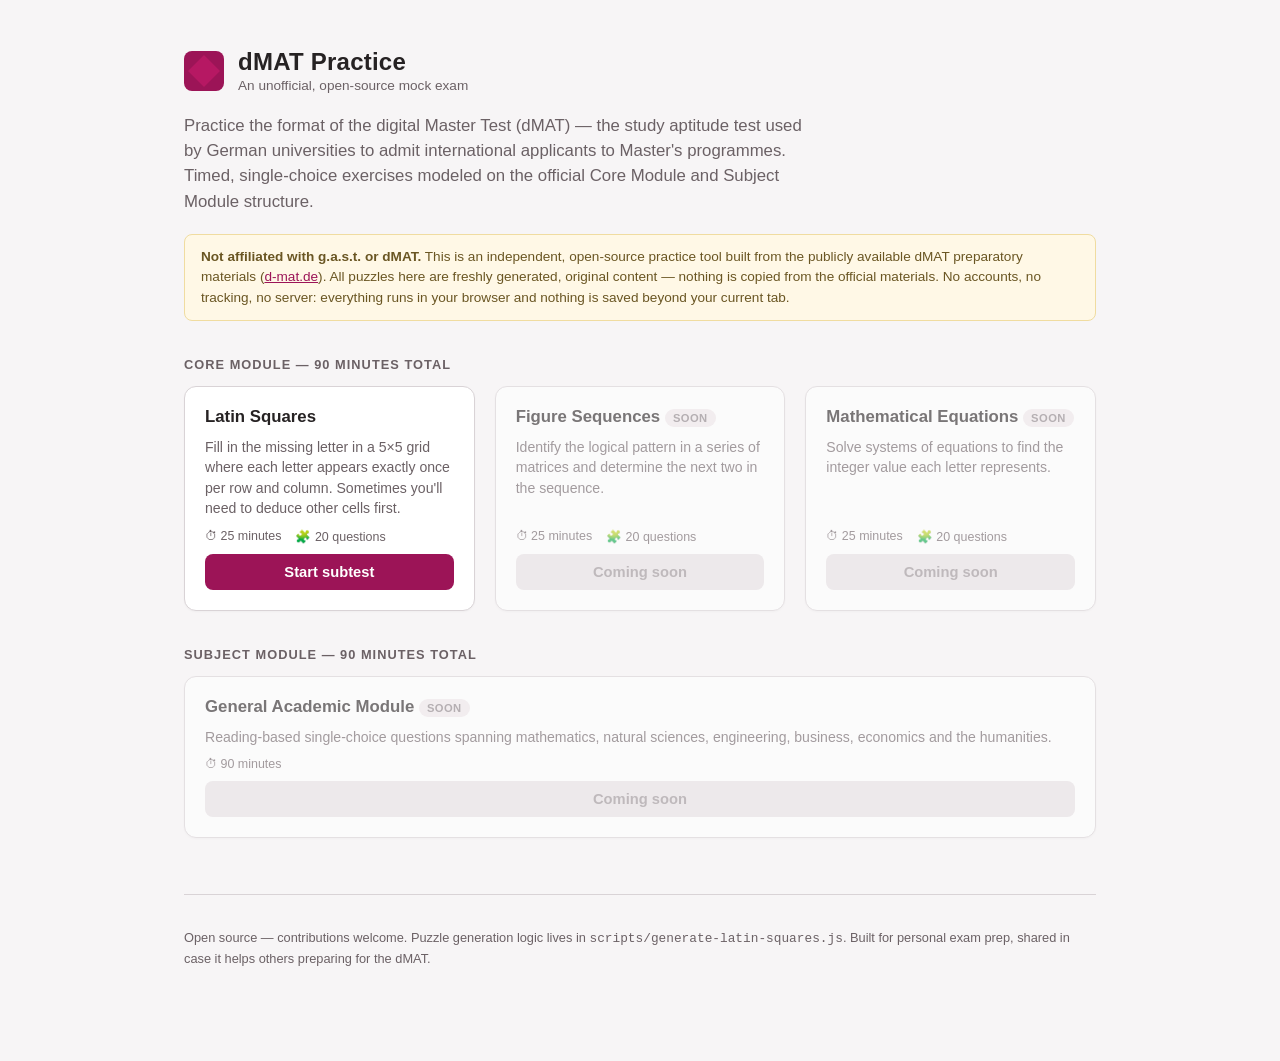
<file: index.html>
<!DOCTYPE html>
<html lang="en">
<head>
<meta charset="UTF-8" />
<meta name="viewport" content="width=device-width, initial-scale=1.0" />
<title>dMAT Practice — Unofficial Mock Exam</title>
<link rel="stylesheet" href="css/style.css" />
</head>
<body>
<div class="landing">

  <div class="landing-header">
    <svg class="landing-logo" viewBox="0 0 40 40" aria-hidden="true">
      <rect width="40" height="40" rx="8" fill="#9c1457"></rect>
      <path d="M20 4 L36 20 L20 36 L4 20 Z" fill="#c81b6b" opacity="0.6"></path>
    </svg>
    <div>
      <h1>dMAT Practice</h1>
      <span class="brand-sub">An unofficial, open-source mock exam</span>
    </div>
  </div>

  <p class="landing-tagline">
    Practice the format of the digital Master Test (dMAT) — the study aptitude test used by
    German universities to admit international applicants to Master's programmes. Timed,
    single-choice exercises modeled on the official Core Module and Subject Module structure.
  </p>

  <div class="disclaimer">
    <strong>Not affiliated with g.a.s.t. or dMAT.</strong> This is an independent, open-source
    practice tool built from the publicly available dMAT preparatory materials
    (<a href="https://www.d-mat.de/en/" target="_blank" rel="noopener">d-mat.de</a>). All puzzles
    here are freshly generated, original content — nothing is copied from the official materials.
    No accounts, no tracking, no server: everything runs in your browser and nothing is saved
    beyond your current tab.
  </div>

  <div class="module-section-title">Core Module — 90 minutes total</div>
  <div class="module-grid">

    <div class="module-card">
      <h3>Latin Squares</h3>
      <p>
        Fill in the missing letter in a 5×5 grid where each letter appears exactly once per row
        and column. Sometimes you'll need to deduce other cells first.
      </p>
      <div class="module-meta">
        <span>⏱ 25 minutes</span>
        <span>🧩 20 questions</span>
      </div>
      <a class="btn btn-primary" href="latin-squares.html">Start subtest</a>
    </div>

    <div class="module-card disabled">
      <h3>Figure Sequences <span class="badge-soon">Soon</span></h3>
      <p>
        Identify the logical pattern in a series of matrices and determine the next two in the
        sequence.
      </p>
      <div class="module-meta">
        <span>⏱ 25 minutes</span>
        <span>🧩 20 questions</span>
      </div>
      <span class="btn btn-disabled">Coming soon</span>
    </div>

    <div class="module-card disabled">
      <h3>Mathematical Equations <span class="badge-soon">Soon</span></h3>
      <p>
        Solve systems of equations to find the integer value each letter represents.
      </p>
      <div class="module-meta">
        <span>⏱ 25 minutes</span>
        <span>🧩 20 questions</span>
      </div>
      <span class="btn btn-disabled">Coming soon</span>
    </div>

  </div>

  <div class="module-section-title">Subject Module — 90 minutes total</div>
  <div class="module-grid">
    <div class="module-card disabled">
      <h3>General Academic Module <span class="badge-soon">Soon</span></h3>
      <p>
        Reading-based single-choice questions spanning mathematics, natural sciences,
        engineering, business, economics and the humanities.
      </p>
      <div class="module-meta">
        <span>⏱ 90 minutes</span>
      </div>
      <span class="btn btn-disabled">Coming soon</span>
    </div>
  </div>

  <footer class="site-footer">
    <p>
      Open source — contributions welcome. Puzzle generation logic lives in
      <code>scripts/generate-latin-squares.js</code>. Built for personal exam prep, shared in
      case it helps others preparing for the dMAT.
    </p>
  </footer>

</div>
</body>
</html>
</file>
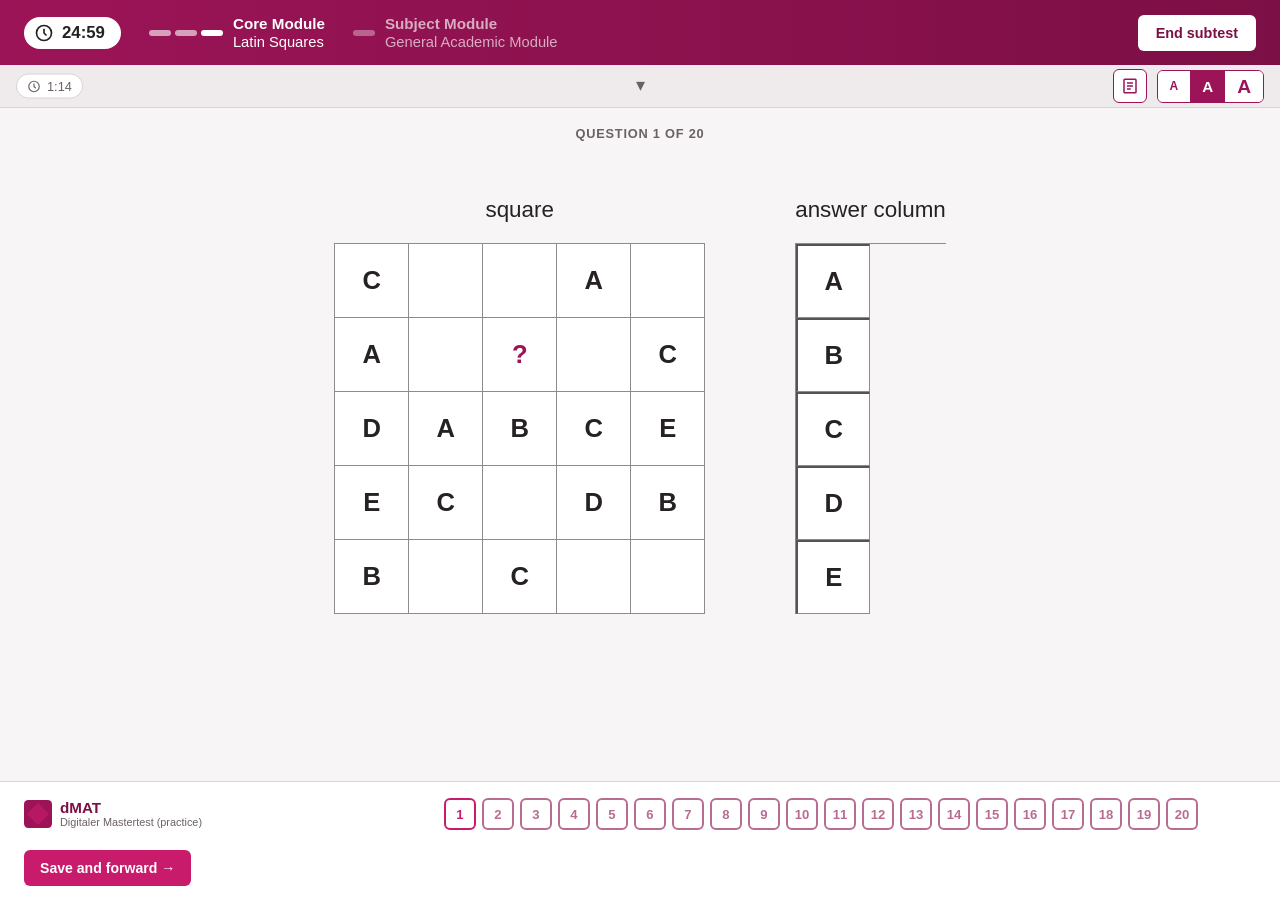
<file: latin-squares.html>
<!DOCTYPE html>
<html lang="en">
<head>
<meta charset="UTF-8" />
<meta name="viewport" content="width=device-width, initial-scale=1.0" />
<title>Latin Squares — dMAT Practice</title>
<link rel="stylesheet" href="css/style.css" />
</head>
<body>
<div class="exam-shell">

  <header class="exam-topbar">
    <div class="timer-box" id="timerBox">
      <svg viewBox="0 0 24 24" fill="none" stroke="currentColor" stroke-width="2">
        <circle cx="12" cy="12" r="9"></circle>
        <path d="M12 7v5l3 3"></path>
      </svg>
      <span id="timerDisplay">25:00</span>
    </div>

    <div class="module-progress">
      <div class="segment-dashes">
        <span class="dash done"></span>
        <span class="dash done"></span>
        <span class="dash active"></span>
      </div>
      <div class="module-label">
        <strong>Core Module</strong>
        <div>Latin Squares</div>
      </div>
    </div>

    <div class="module-progress">
      <div class="segment-dashes">
        <span class="dash"></span>
      </div>
      <div class="module-label muted">
        <strong>Subject Module</strong>
        <div>General Academic Module</div>
      </div>
    </div>

    <button class="end-subtest-btn" id="endSubtestBtn">End subtest</button>
  </header>

  <div class="exam-toolbar">
    <div class="toolbar-left">
      <div class="question-timer" id="questionTimer" title="Practice aid: tracks time spent on this question only. Doesn't affect your score or the main timer.">
        <svg viewBox="0 0 24 24" fill="none" stroke="currentColor" stroke-width="2">
          <circle cx="12" cy="12" r="9"></circle>
          <path d="M12 7v5l3 3"></path>
        </svg>
        <span id="questionTimerDisplay">1:15</span>
      </div>
    </div>
    <button class="chevron-btn" id="toggleInstructions" aria-expanded="false" aria-controls="instructionsPanel" title="Show instructions">▾</button>
    <div class="toolbar-right">
      <button class="icon-btn" id="instructionsIconBtn" title="Instructions" aria-label="Instructions">
        <svg width="18" height="18" viewBox="0 0 24 24" fill="none" stroke="currentColor" stroke-width="2">
          <rect x="4" y="3" width="16" height="18" rx="1"></rect>
          <path d="M8 8h8M8 12h8M8 16h5"></path>
        </svg>
      </button>
      <div class="font-size-group" role="group" aria-label="Text size">
        <button data-size="small" aria-label="Small text">A</button>
        <button data-size="medium" class="active" aria-label="Medium text">A</button>
        <button data-size="large" aria-label="Large text">A</button>
      </div>
    </div>
  </div>

  <div class="instructions-panel hidden" id="instructionsPanel">
    <strong>Reminder:</strong> Each letter can only appear once in each row and column of the 5×5 grid.
    Only the letters shown in the answer column can appear in the grid. Determine which letter belongs
    in the box marked with a red <strong>?</strong>. You may need to work out other fields in your head first.
    Click a letter in the answer column to select it. You have 25 minutes for 20 tasks — if you're unsure,
    make your best guess. Notes are not permitted in the real exam.
  </div>

  <div class="question-indicator" id="questionIndicator">Question 1 of 20</div>

  <main class="question-area">
    <div class="panel">
      <h2>square</h2>
      <div class="latin-grid" id="latinGrid" role="grid" aria-label="Latin square puzzle"></div>
    </div>
    <div class="panel answer-panel">
      <h2>answer column</h2>
      <div class="answer-column" id="answerColumn" role="listbox" aria-label="Answer options"></div>
    </div>
  </main>

  <footer class="exam-footer">
    <div class="footer-brand">
      <svg width="28" height="28" viewBox="0 0 40 40" aria-hidden="true">
        <rect width="40" height="40" rx="6" fill="#9c1457"></rect>
        <path d="M20 4 L36 20 L20 36 L4 20 Z" fill="#c81b6b" opacity="0.6"></path>
      </svg>
      <div class="brand-text">dMAT<small>Digitaler Mastertest (practice)</small></div>
    </div>

    <button class="nav-btn gray" id="saveBackBtn">← Save and back</button>

    <div class="question-pills" id="questionPills"></div>

    <button class="nav-btn pink" id="saveForwardBtn">Save and forward →</button>
  </footer>

</div>

<!-- Confirm end-subtest modal -->
<div class="modal-overlay hidden" id="confirmModal">
  <div class="modal-box">
    <h2>End subtest?</h2>
    <p>You still have time remaining. Once you end the subtest, you won't be able to change your answers.</p>
    <div class="modal-actions">
      <button class="btn btn-secondary" id="cancelEndBtn">Keep working</button>
      <button class="btn btn-primary" id="confirmEndBtn">End subtest</button>
    </div>
  </div>
</div>

<!-- Results modal -->
<div class="modal-overlay hidden" id="resultsModal">
  <div class="modal-box">
    <h2 id="resultsHeading">Subtest complete</h2>
    <p id="resultsSubheading">Here's how you did on Latin Squares.</p>
    <div class="score-summary">
      <div class="score-stat">
        <span class="value" id="scoreCorrect">0</span>
        <span class="label">Correct</span>
      </div>
      <div class="score-stat">
        <span class="value" id="scoreAnswered">0</span>
        <span class="label">Answered</span>
      </div>
      <div class="score-stat">
        <span class="value" id="scoreTime">0:00</span>
        <span class="label">Time used</span>
      </div>
    </div>
    <div class="modal-actions">
      <button class="btn btn-secondary" id="reviewBtn">Review answers</button>
      <a class="btn btn-primary" href="index.html">Back to home</a>
    </div>
  </div>
</div>

<script src="js/latin-squares-data.js"></script>
<script src="js/latin-squares.js"></script>
</body>
</html>
</file>
<file: css/style.css>
/* dMAT Practice — shared styles
   Unofficial, open-source mock exam UI. Not affiliated with g.a.s.t. or dMAT. */

:root {
  --dmat-magenta: #9c1457;
  --dmat-magenta-dark: #7c0f45;
  --dmat-pink: #c81b6b;
  --dmat-pink-light: #f5e2ec;
  --dmat-pink-muted: #b96c92;
  --dmat-text: #262223;
  --dmat-text-muted: #6b6165;
  --dmat-border: #d9d3d6;
  --dmat-bg: #f7f5f6;
  --dmat-white: #ffffff;
  --dmat-yellow: #e0b400;
  --dmat-focus: #2f6fed;

  --font-scale: 1;
}

* {
  box-sizing: border-box;
}

html,
body {
  margin: 0;
  padding: 0;
  height: 100%;
}

body {
  font-family: "Segoe UI", -apple-system, BlinkMacSystemFont, Roboto, Helvetica, Arial, sans-serif;
  color: var(--dmat-text);
  background: var(--dmat-bg);
}

button {
  font-family: inherit;
}

a {
  color: var(--dmat-magenta);
}

.visually-hidden {
  position: absolute;
  width: 1px;
  height: 1px;
  overflow: hidden;
  clip: rect(0 0 0 0);
  white-space: nowrap;
}

/* ---------- Landing page ---------- */

.landing {
  max-width: 960px;
  margin: 0 auto;
  padding: 48px 24px 80px;
}

.landing-header {
  display: flex;
  align-items: center;
  gap: 14px;
  margin-bottom: 8px;
}

.landing-logo {
  width: 40px;
  height: 40px;
  flex-shrink: 0;
}

.landing-header h1 {
  font-size: 1.5rem;
  margin: 0;
  letter-spacing: 0.01em;
}

.landing-header .brand-sub {
  color: var(--dmat-text-muted);
  font-size: 0.85rem;
  display: block;
  margin-top: 2px;
}

.landing-tagline {
  color: var(--dmat-text-muted);
  font-size: 1.05rem;
  max-width: 640px;
  line-height: 1.5;
  margin: 20px 0 8px;
}

.disclaimer {
  background: #fff8e6;
  border: 1px solid #f0dca0;
  color: #6a5623;
  font-size: 0.85rem;
  border-radius: 8px;
  padding: 12px 16px;
  margin: 20px 0 36px;
  line-height: 1.5;
}

.module-grid {
  display: grid;
  grid-template-columns: repeat(auto-fit, minmax(260px, 1fr));
  gap: 20px;
  margin-top: 8px;
}

.module-section-title {
  font-size: 0.8rem;
  text-transform: uppercase;
  letter-spacing: 0.08em;
  color: var(--dmat-text-muted);
  margin: 36px 0 14px;
  font-weight: 700;
}

.module-card {
  border: 1px solid var(--dmat-border);
  border-radius: 12px;
  background: var(--dmat-white);
  padding: 20px;
  display: flex;
  flex-direction: column;
  gap: 10px;
  box-shadow: 0 1px 2px rgba(0, 0, 0, 0.03);
}

.module-card.disabled {
  opacity: 0.6;
}

.module-card h3 {
  margin: 0;
  font-size: 1.05rem;
}

.module-card p {
  margin: 0;
  color: var(--dmat-text-muted);
  font-size: 0.88rem;
  line-height: 1.45;
  flex-grow: 1;
}

.module-meta {
  display: flex;
  gap: 14px;
  font-size: 0.78rem;
  color: var(--dmat-text-muted);
}

.module-meta span {
  display: inline-flex;
  align-items: center;
  gap: 4px;
}

.btn {
  border: none;
  border-radius: 8px;
  padding: 10px 18px;
  font-size: 0.92rem;
  font-weight: 600;
  cursor: pointer;
  text-align: center;
  text-decoration: none;
  display: inline-block;
}

.btn-primary {
  background: var(--dmat-magenta);
  color: var(--dmat-white);
}

.btn-primary:hover {
  background: var(--dmat-magenta-dark);
}

.btn-secondary {
  background: var(--dmat-white);
  color: var(--dmat-magenta);
  border: 1.5px solid var(--dmat-magenta);
}

.btn-secondary:hover {
  background: var(--dmat-pink-light);
}

.btn-disabled {
  background: #e7e2e4;
  color: #9a9296;
  cursor: not-allowed;
}

.badge-soon {
  font-size: 0.7rem;
  background: #efe9eb;
  color: #8a8186;
  padding: 3px 8px;
  border-radius: 999px;
  font-weight: 700;
  letter-spacing: 0.04em;
  text-transform: uppercase;
}

footer.site-footer {
  margin-top: 56px;
  padding-top: 20px;
  border-top: 1px solid var(--dmat-border);
  color: var(--dmat-text-muted);
  font-size: 0.8rem;
  line-height: 1.6;
}

/* ---------- Exam shell ---------- */

.exam-shell {
  display: flex;
  flex-direction: column;
  min-height: 100vh;
  font-size: calc(1rem * var(--font-scale));
}

.exam-topbar {
  background: linear-gradient(90deg, var(--dmat-magenta) 0%, var(--dmat-magenta-dark) 100%);
  color: var(--dmat-white);
  display: flex;
  align-items: center;
  gap: 28px;
  padding: 14px 24px;
  flex-wrap: wrap;
}

.timer-box {
  display: flex;
  align-items: center;
  gap: 8px;
  background: var(--dmat-white);
  color: var(--dmat-text);
  border-radius: 999px;
  padding: 6px 16px 6px 10px;
  font-weight: 700;
  font-size: 1.05rem;
  font-variant-numeric: tabular-nums;
  flex-shrink: 0;
}

.timer-box.low-time {
  color: #b3261e;
}

.timer-box svg {
  width: 20px;
  height: 20px;
  flex-shrink: 0;
}

.module-progress {
  display: flex;
  align-items: center;
  gap: 10px;
}

.segment-dashes {
  display: flex;
  gap: 4px;
}

.segment-dashes .dash {
  width: 22px;
  height: 6px;
  border-radius: 3px;
  background: rgba(255, 255, 255, 0.35);
}

.segment-dashes .dash.done {
  background: rgba(255, 255, 255, 0.6);
}

.segment-dashes .dash.active {
  background: var(--dmat-white);
}

.module-label {
  line-height: 1.25;
  font-size: 0.92rem;
}

.module-label strong {
  display: block;
  font-size: 0.95rem;
}

.module-label.muted {
  opacity: 0.65;
}

.exam-topbar .spacer {
  flex-grow: 1;
}

.end-subtest-btn {
  margin-left: auto;
  background: var(--dmat-white);
  color: var(--dmat-magenta-dark);
  border: none;
  border-radius: 6px;
  padding: 10px 18px;
  font-weight: 700;
  font-size: 0.9rem;
  cursor: pointer;
  flex-shrink: 0;
}

.end-subtest-btn:hover {
  background: #f2e6ec;
}

.exam-toolbar {
  background: #efeaec;
  border-bottom: 1px solid var(--dmat-border);
  display: flex;
  align-items: center;
  justify-content: center;
  position: relative;
  padding: 8px 16px;
  min-height: 20px;
}

.chevron-btn {
  background: none;
  border: none;
  cursor: pointer;
  color: var(--dmat-text-muted);
  font-size: 1.1rem;
  padding: 4px 10px;
  line-height: 1;
}

.toolbar-right {
  position: absolute;
  right: 16px;
  top: 50%;
  transform: translateY(-50%);
  display: flex;
  align-items: center;
  gap: 10px;
}

.toolbar-left {
  position: absolute;
  left: 16px;
  top: 50%;
  transform: translateY(-50%);
  display: flex;
  align-items: center;
}

.question-timer {
  display: inline-flex;
  align-items: center;
  gap: 6px;
  font-size: 0.8rem;
  color: var(--dmat-text-muted);
  background: var(--dmat-white);
  border: 1px solid var(--dmat-border);
  border-radius: 999px;
  padding: 4px 10px;
  font-variant-numeric: tabular-nums;
  cursor: default;
}

.question-timer svg {
  width: 14px;
  height: 14px;
  flex-shrink: 0;
}

.question-timer.warn {
  color: #b3261e;
  border-color: #f0c4c0;
  background: #fdf1f0;
}

.question-timer.expired {
  color: #9a9296;
  background: #f1eef0;
  border-color: #ded8db;
}

.question-timer.expired span {
  text-decoration: line-through;
}

.icon-btn {
  border: 1.5px solid var(--dmat-magenta);
  background: var(--dmat-white);
  color: var(--dmat-magenta);
  border-radius: 6px;
  width: 34px;
  height: 34px;
  display: inline-flex;
  align-items: center;
  justify-content: center;
  cursor: pointer;
}

.font-size-group {
  display: flex;
  border: 1.5px solid var(--dmat-magenta);
  border-radius: 6px;
  overflow: hidden;
}

.font-size-group button {
  background: var(--dmat-white);
  color: var(--dmat-magenta);
  border: none;
  padding: 6px 12px;
  cursor: pointer;
  font-weight: 700;
  line-height: 1;
}

.font-size-group button[data-size="small"] {
  font-size: 0.75rem;
}

.font-size-group button[data-size="medium"] {
  font-size: 0.95rem;
}

.font-size-group button[data-size="large"] {
  font-size: 1.2rem;
}

.font-size-group button.active {
  background: var(--dmat-magenta);
  color: var(--dmat-white);
}

.instructions-panel {
  background: #fbf7f9;
  border-bottom: 1px solid var(--dmat-border);
  padding: 16px 24px;
  font-size: 0.9rem;
  color: var(--dmat-text);
  line-height: 1.55;
  max-width: 900px;
  margin: 0 auto;
}

.instructions-panel.hidden {
  display: none;
}

.instructions-panel ul {
  margin: 8px 0 0;
  padding-left: 20px;
}

.question-indicator {
  text-align: center;
  padding: 18px 24px 0;
  font-size: 0.8rem;
  font-weight: 700;
  letter-spacing: 0.06em;
  text-transform: uppercase;
  color: var(--dmat-text-muted);
}

/* ---------- Question area ---------- */

.question-area {
  flex-grow: 1;
  display: flex;
  gap: 90px;
  justify-content: center;
  align-items: flex-start;
  padding: 56px 24px;
  flex-wrap: wrap;
}

.panel h2 {
  text-align: center;
  font-size: 1.4rem;
  font-weight: 400;
  margin: 0 0 20px;
  color: var(--dmat-text);
}

.latin-grid {
  display: grid;
  grid-template-columns: repeat(5, minmax(56px, 74px));
  grid-template-rows: repeat(5, minmax(56px, 74px));
  border-top: 1px solid #8f8a8c;
  border-left: 1px solid #8f8a8c;
}

.latin-cell {
  border-right: 1px solid #8f8a8c;
  border-bottom: 1px solid #8f8a8c;
  display: flex;
  align-items: center;
  justify-content: center;
  font-size: 1.6rem;
  font-weight: 700;
  color: var(--dmat-text);
  background: var(--dmat-white);
}

.latin-cell.question {
  color: var(--dmat-magenta);
}

.answer-column {
  display: grid;
  grid-template-rows: repeat(5, minmax(56px, 74px));
  border-top: 1px solid #8f8a8c;
  border-left: 1px solid #8f8a8c;
  width: minmax(56px, 74px);
}

.answer-option {
  width: 74px;
  border-right: 1px solid #8f8a8c;
  border-bottom: 1px solid #8f8a8c;
  display: flex;
  align-items: center;
  justify-content: center;
  font-size: 1.6rem;
  font-weight: 700;
  background: var(--dmat-white);
  cursor: pointer;
  color: var(--dmat-text);
  transition: background 0.12s, color 0.12s;
}

.answer-option:hover {
  background: var(--dmat-pink-light);
}

.answer-option.selected {
  background: var(--dmat-magenta);
  color: var(--dmat-white);
}

.answer-option.correct {
  background: #2e7d32;
  color: var(--dmat-white);
  cursor: default;
}

.answer-option.incorrect {
  background: #b3261e;
  color: var(--dmat-white);
  cursor: default;
}

.answer-option:disabled {
  cursor: default;
}

.answer-option:focus-visible,
.latin-cell:focus-visible {
  outline: 3px solid var(--dmat-focus);
  outline-offset: -3px;
}

/* ---------- Footer / nav ---------- */

.exam-footer {
  background: var(--dmat-white);
  border-top: 1px solid var(--dmat-border);
  display: flex;
  align-items: center;
  gap: 18px;
  padding: 14px 24px;
  flex-wrap: wrap;
}

.footer-brand {
  display: flex;
  align-items: center;
  gap: 8px;
  flex-shrink: 0;
}

.footer-brand img {
  width: 28px;
  height: 28px;
}

.footer-brand .brand-text {
  line-height: 1.15;
  font-weight: 700;
  color: var(--dmat-magenta-dark);
  font-size: 0.95rem;
}

.footer-brand .brand-text small {
  display: block;
  font-weight: 400;
  font-size: 0.68rem;
  color: var(--dmat-text-muted);
}

.nav-btn {
  border: none;
  border-radius: 6px;
  padding: 10px 16px;
  font-weight: 700;
  font-size: 0.88rem;
  cursor: pointer;
  flex-shrink: 0;
  white-space: nowrap;
}

.nav-btn.gray {
  background: #7a7378;
  color: var(--dmat-white);
}

.nav-btn.gray:hover {
  background: #625c60;
}

.nav-btn.pink {
  background: var(--dmat-pink);
  color: var(--dmat-white);
}

.nav-btn.pink:hover {
  background: var(--dmat-magenta-dark);
}

.question-pills {
  display: flex;
  gap: 6px;
  flex-wrap: wrap;
  justify-content: center;
  flex-grow: 1;
}

.pill {
  position: relative;
  width: 32px;
  height: 32px;
  border-radius: 6px;
  border: 2px solid var(--dmat-pink);
  background: var(--dmat-pink);
  color: var(--dmat-white);
  font-weight: 700;
  font-size: 0.82rem;
  cursor: pointer;
  display: inline-flex;
  align-items: center;
  justify-content: center;
  padding: 0;
}

.pill.time-up::after {
  content: "";
  position: absolute;
  top: -3px;
  right: -3px;
  width: 9px;
  height: 9px;
  border-radius: 50%;
  background: #b3261e;
  border: 1.5px solid var(--dmat-white);
}

.pill.current {
  background: var(--dmat-white);
  color: var(--dmat-pink);
}

.pill.answered:not(.current)::after {
  content: "";
}

.pill.unanswered {
  background: var(--dmat-white);
  color: var(--dmat-pink-muted);
  border-color: var(--dmat-pink-muted);
}

.pill.unanswered.current {
  background: var(--dmat-white);
  color: var(--dmat-pink);
  border-color: var(--dmat-pink);
}

/* ---------- Modal (results / confirm) ---------- */

.modal-overlay {
  position: fixed;
  inset: 0;
  background: rgba(30, 20, 25, 0.55);
  display: flex;
  align-items: center;
  justify-content: center;
  padding: 24px;
  z-index: 50;
}

.modal-overlay.hidden {
  display: none;
}

.modal-box {
  background: var(--dmat-white);
  border-radius: 12px;
  padding: 32px;
  max-width: 440px;
  width: 100%;
  box-shadow: 0 20px 60px rgba(0, 0, 0, 0.3);
}

.modal-box h2 {
  margin-top: 0;
  color: var(--dmat-magenta-dark);
}

.modal-box p {
  line-height: 1.55;
  color: var(--dmat-text);
}

.modal-actions {
  display: flex;
  gap: 10px;
  justify-content: flex-end;
  margin-top: 24px;
  flex-wrap: wrap;
}

.score-summary {
  display: flex;
  gap: 18px;
  margin: 18px 0;
  flex-wrap: wrap;
}

.score-stat {
  background: var(--dmat-pink-light);
  border-radius: 10px;
  padding: 12px 18px;
  text-align: center;
  flex: 1;
  min-width: 90px;
}

.score-stat .value {
  font-size: 1.5rem;
  font-weight: 800;
  color: var(--dmat-magenta-dark);
  display: block;
}

.score-stat .label {
  font-size: 0.75rem;
  color: var(--dmat-text-muted);
}

@media (max-width: 640px) {
  .exam-topbar {
    gap: 14px;
    padding: 12px 14px;
  }

  .module-label {
    font-size: 0.8rem;
  }

  .question-area {
    gap: 40px;
    padding: 32px 14px;
  }

  .latin-grid {
    grid-template-columns: repeat(5, minmax(42px, 56px));
    grid-template-rows: repeat(5, minmax(42px, 56px));
  }

  .answer-column,
  .answer-option {
    width: 56px;
  }

  .answer-column {
    grid-template-rows: repeat(5, minmax(42px, 56px));
  }

  .exam-footer {
    justify-content: center;
  }

  .question-pills {
    order: 3;
    width: 100%;
  }
}
</file>
